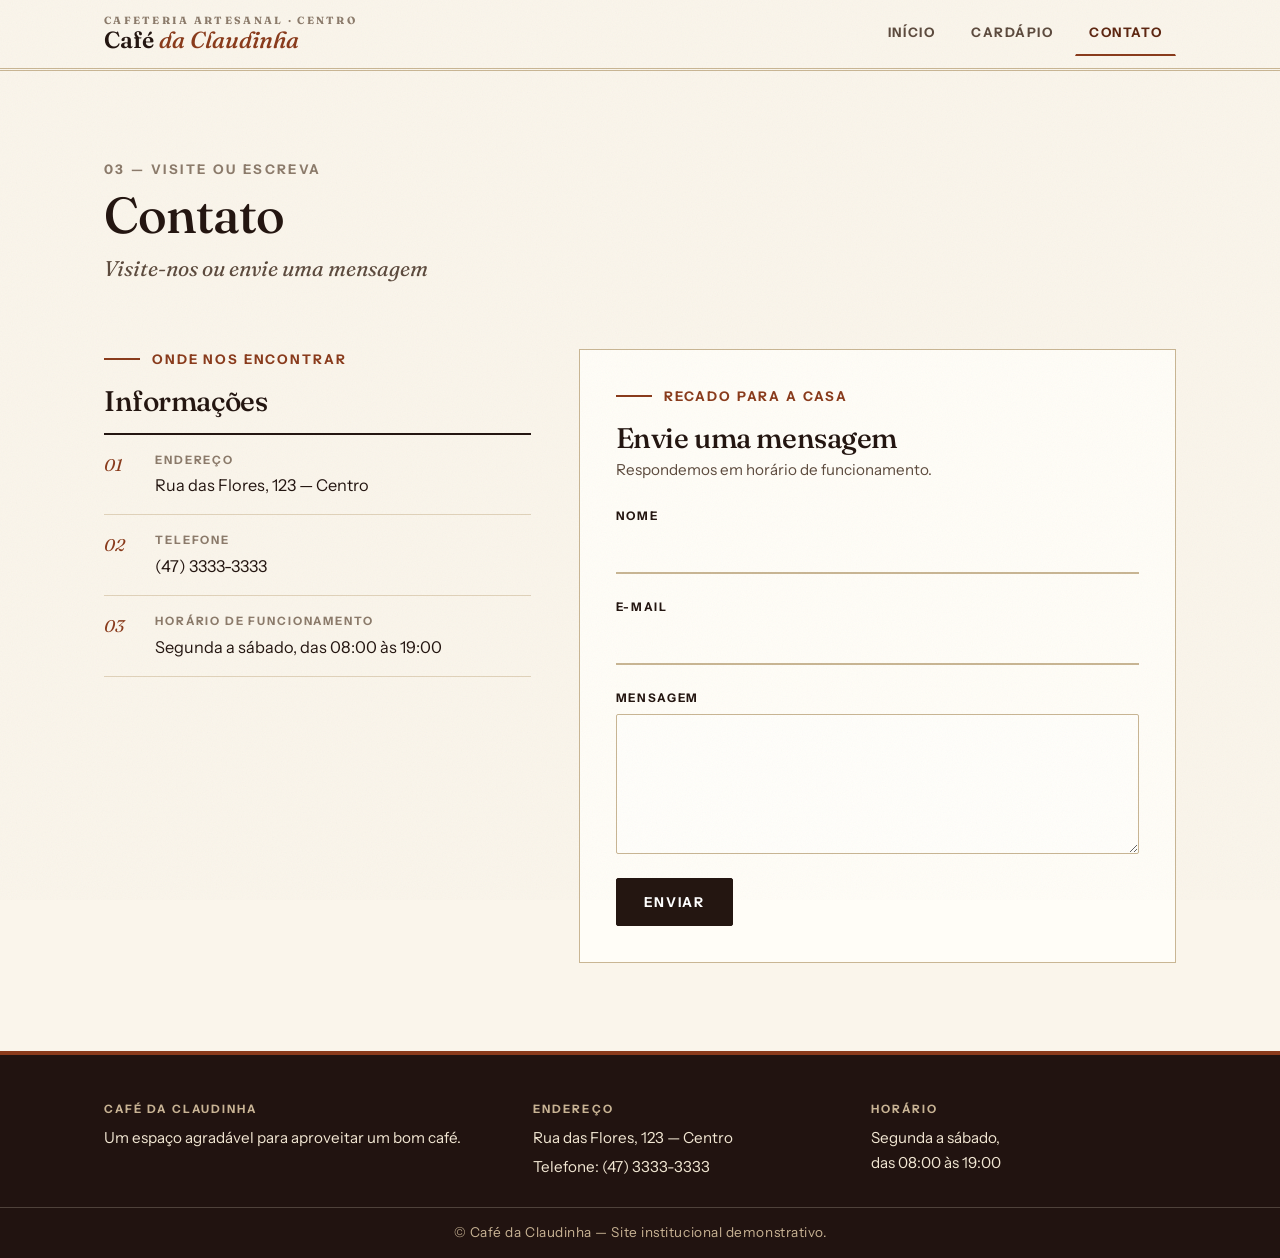
<file: contato.html>
<!DOCTYPE html>
<html lang="pt-BR">
<head>
  <meta charset="UTF-8">
  <meta name="viewport" content="width=device-width, initial-scale=1.0">
  <meta name="description" content="Entre em contato com o Café da Claudinha: endereço, telefone, horário e formulário de contato.">
  <title>Contato | Café da Claudinha</title>
  <link rel="stylesheet" href="css/style.css">
</head>
<body>
  <a class="skip-link" href="#conteudo">Pular para o conteúdo</a>

  <header class="site-header">
    <div class="header-inner">
      <a class="brand" href="index.html"><span class="brand-top">Cafeteria artesanal · Centro</span>Café <em>da Claudinha</em></a>
      <button class="menu-toggle" type="button" aria-expanded="false" aria-controls="menu-principal" aria-label="Abrir menu">☰</button>
      <nav class="main-nav" id="menu-principal" aria-label="Navegação principal">
        <ul>
          <li><a href="index.html">Início</a></li>
          <li><a href="cardapio.html">Cardápio</a></li>
          <li><a href="contato.html" class="active" aria-current="page">Contato</a></li>
        </ul>
      </nav>
    </div>
  </header>

  <main id="conteudo">
    <section class="section" aria-labelledby="titulo-contato">
      <div class="container">
        <div class="section-head">
          <p class="section-index">03 — Visite ou escreva</p>
          <h1 class="section-title" id="titulo-contato">Contato</h1>
          <p class="section-subtitle">Visite-nos ou envie uma mensagem</p>
        </div>

        <div class="contact-grid">
          <section class="contact-info" aria-labelledby="titulo-info">
            <p class="kicker">Onde nos encontrar</p>
            <h2 id="titulo-info">Informações</h2>
            <dl class="ledger">
              <div>
                <span class="num" aria-hidden="true">01</span>
                <div><dt>Endereço</dt>
                <dd>Rua das Flores, 123 — Centro</dd></div>
              </div>
              <div>
                <span class="num" aria-hidden="true">02</span>
                <div><dt>Telefone</dt>
                <dd>(47) 3333-3333</dd></div>
              </div>
              <div>
                <span class="num" aria-hidden="true">03</span>
                <div><dt>Horário de funcionamento</dt>
                <dd>Segunda a sábado, das 08:00 às 19:00</dd></div>
              </div>
            </dl>
          </section>

          <section class="contact-form-wrap" aria-labelledby="titulo-form">
            <p class="kicker">Recado para a casa</p>
            <h2 id="titulo-form">Envie uma mensagem</h2>
            <p class="form-hint">Respondemos em horário de funcionamento.</p>
            <form id="contact-form" novalidate>
              <div class="form-group">
                <label for="nome">Nome</label>
                <input type="text" id="nome" name="nome" autocomplete="name" required>
                <span class="field-error" id="erro-nome">Informe seu nome.</span>
              </div>
              <div class="form-group">
                <label for="email">E-mail</label>
                <input type="email" id="email" name="email" autocomplete="email" required>
                <span class="field-error" id="erro-email">Informe um e-mail válido.</span>
              </div>
              <div class="form-group">
                <label for="mensagem">Mensagem</label>
                <textarea id="mensagem" name="mensagem" required></textarea>
                <span class="field-error" id="erro-mensagem">Escreva sua mensagem.</span>
              </div>
              <button class="btn" type="submit">Enviar</button>
              <p class="form-feedback" id="form-feedback" role="status" aria-live="polite"></p>
            </form>
          </section>
        </div>
      </div>
    </section>
  </main>

  <footer class="site-footer">
    <div class="footer-inner">
      <div>
        <h3>Café da Claudinha</h3>
        <p>Um espaço agradável para aproveitar um bom café.</p>
      </div>
      <div>
        <h3>Endereço</h3>
        <address>Rua das Flores, 123 — Centro</address>
        <p>Telefone: (47) 3333-3333</p>
      </div>
      <div>
        <h3>Horário</h3>
        <p>Segunda a sábado,<br>das 08:00 às 19:00</p>
      </div>
    </div>
    <div class="footer-bottom">© Café da Claudinha — Site institucional demonstrativo.</div>
  </footer>

  <script src="js/script.js"></script>
</body>
</html>
</file>
<file: css/style.css>
/* ==========================================================
   Café da Claudinha — Warm Editorial
   Direção: menu impresso artesanal + revista gastronômica
   Tokens primeiro; nenhum valor fora da escala.
   ========================================================== */
@import url("https://fonts.googleapis.com/css2?family=Fraunces:ital,opsz,wght@0,9..144,400;0,9..144,500;0,9..144,600;1,9..144,400;1,9..144,500&family=Instrument+Sans:wght@400;500;600;700&display=swap");

:root {
  /* TYPE — perfect fourth 1.333, fluido com clamp */
  --font-display: "Fraunces", Georgia, "Times New Roman", serif;
  --font-text: "Instrument Sans", system-ui, -apple-system, "Segoe UI", sans-serif;
  --step--1: clamp(0.78rem, 0.76rem + 0.1vw, 0.83rem);
  --step-0: clamp(1rem, 0.96rem + 0.2vw, 1.06rem);
  --step-1: clamp(1.2rem, 1.12rem + 0.4vw, 1.33rem);
  --step-2: clamp(1.5rem, 1.35rem + 0.75vw, 1.77rem);
  --step-3: clamp(1.9rem, 1.6rem + 1.4vw, 2.37rem);
  --step-4: clamp(2.4rem, 1.95rem + 2.3vw, 3.15rem);
  --step-5: clamp(3rem, 2.3rem + 3.5vw, 4.2rem);

  /* SPACE — uma escala só */
  --space-3xs: 0.25rem; --space-2xs: 0.5rem; --space-xs: 0.75rem;
  --space-s: 1rem; --space-m: 1.5rem; --space-l: 2rem;
  --space-xl: 3rem; --space-2xl: 4.5rem; --space-3xl: 6rem;
  --space-section: clamp(3rem, 2rem + 5vw, 5.5rem);

  /* COLOR — rampa quente, um acento só */
  --base: #faf5eb;
  --surface: #fffdf7;
  --surface-warm: #f3e9d6;
  --ink: #241611;
  --ink-2: #5d4b3e;
  --ink-3: #8c7b6b;
  --line: #e0d2ba;
  --line-strong: #c9b694;
  --accent: #8a3b1c;
  --accent-deep: #5e2712;
  --footer-bg: #211310;
  --footer-ink: #f2e7d3;
  --footer-dim: #c8b394;
  --success: #2e6b34;
  --error: #a8321f;

  /* FORM */
  --radius: 2px;
  --border: 1px solid var(--line);
  --border-strong: 1px solid var(--line-strong);
  --shadow: none;
  --container: 1120px;
  --measure: 68ch;

  /* MOTION */
  --dur-fast: 120ms; --dur: 200ms; --dur-slow: 500ms;
  --ease: cubic-bezier(0.2, 0, 0, 1);

  --z-sticky: 100;
}

/* 1. Base */
*,
*::before,
*::after { box-sizing: border-box; margin: 0; padding: 0; }

html { scroll-behavior: smooth; }

body {
  font-family: var(--font-text);
  background: var(--base);
  color: var(--ink);
  line-height: 1.6;
  font-size: var(--step-0);
  min-height: 100svh;
  display: flex;
  flex-direction: column;
  overflow-x: hidden;
}

/* textura de papel sutil (print) */
body::before {
  content: ""; position: fixed; inset: 0; pointer-events: none; z-index: 9999;
  opacity: 0.05; mix-blend-mode: multiply;
  background-image: url("data:image/svg+xml,%3Csvg xmlns='http://www.w3.org/2000/svg'%3E%3Cfilter id='n'%3E%3CfeTurbulence type='fractalNoise' baseFrequency='.8' numOctaves='4'/%3E%3C/filter%3E%3Crect width='100%25' height='100%25' filter='url(%23n)'/%3E%3C/svg%3E");
}
@media (prefers-reduced-transparency: reduce) { body::before { display: none; } }

img { max-width: 100%; height: auto; display: block; }
ul { list-style: none; }
a { color: inherit; }

::selection { background: var(--accent); color: #fff; }

/* 2. Tipografia */
h1, h2, h3 {
  font-family: var(--font-display);
  font-weight: 500;
  line-height: 1.08;
  letter-spacing: -0.015em;
  color: var(--ink);
  text-wrap: balance;
}
h1 { font-size: var(--step-4); }
h2 { font-size: var(--step-2); }
h3 { font-size: var(--step-1); line-height: 1.2; }
p { max-width: var(--measure); text-wrap: pretty; }
strong { font-weight: 700; }

.kicker {
  font-family: var(--font-text);
  font-size: var(--step--1);
  font-weight: 700;
  letter-spacing: 0.14em;
  text-transform: uppercase;
  color: var(--accent);
  display: flex;
  align-items: center;
  gap: var(--space-xs);
  margin-bottom: var(--space-s);
  max-width: none;
}
.kicker::before {
  content: ""; width: 2.25rem; height: 2px; background: var(--accent); flex: none;
}

.section-title { margin-bottom: var(--space-2xs); }
.section-subtitle {
  color: var(--ink-2);
  font-size: var(--step-1);
  font-family: var(--font-display);
  font-style: italic;
  font-weight: 400;
  margin-bottom: var(--space-l);
  max-width: none;
}

.container {
  width: 100%;
  max-width: var(--container);
  margin: 0 auto;
  padding: 0 var(--space-m);
}

.skip-link {
  position: absolute; left: -9999px; top: 0;
  background: var(--ink); color: #fff;
  padding: 0.6rem 1rem; border-radius: 0 0 var(--radius) 0; z-index: 200;
}
.skip-link:focus { left: 0; }

/* 3. Header — barra editorial com régua dupla */
.site-header {
  background: var(--base);
  border-bottom: 3px double var(--line-strong);
  position: sticky; top: 0; z-index: var(--z-sticky);
}
.header-inner {
  max-width: var(--container);
  margin: 0 auto;
  padding: var(--space-xs) var(--space-m);
  display: flex; align-items: center; justify-content: space-between;
  gap: var(--space-s);
}
.brand-top {
  display: block;
  font-size: 0.65rem; font-weight: 700;
  letter-spacing: 0.22em; text-transform: uppercase;
  color: var(--ink-3);
  line-height: 1.2;
}
.brand {
  font-family: var(--font-display);
  font-size: 1.45rem; font-weight: 600;
  text-decoration: none; color: var(--ink);
  line-height: 1.1; white-space: nowrap;
}
.brand em { color: var(--accent); font-style: italic; font-weight: 500; }

.main-nav ul { display: flex; gap: var(--space-2xs); align-items: center; }
.main-nav a {
  display: inline-block;
  text-decoration: none;
  font-size: 0.82rem; font-weight: 700;
  letter-spacing: 0.12em; text-transform: uppercase;
  color: var(--ink-2);
  padding: 0.55rem 0.8rem;
  border: 1px solid transparent;
  border-radius: var(--radius);
  min-height: 44px; line-height: 1.6;
}
.main-nav a:hover { color: var(--accent-deep); border-color: var(--line); background: var(--surface); }
.main-nav a:active { transform: translateY(1px); }
.main-nav a:focus-visible { outline: 2px solid var(--accent); outline-offset: 2px; }
.main-nav a.active { color: var(--accent-deep); border-bottom: 2px solid var(--accent); border-radius: 0; }

.menu-toggle {
  display: none;
  background: transparent;
  border: var(--border-strong);
  border-radius: var(--radius);
  color: var(--ink);
  padding: 0.5rem 0.8rem;
  font-size: 1rem; font-weight: 700;
  cursor: pointer; min-height: 44px; min-width: 44px;
}
.menu-toggle:hover, .menu-toggle:focus-visible {
  border-color: var(--accent); color: var(--accent-deep); outline: 2px solid var(--accent); outline-offset: 2px;
}

/* 4. Hero editorial */
.hero {
  border-bottom: var(--border);
  background:
    linear-gradient(var(--line) 1px, transparent 1px) 0 0 / 100% 100%,
    var(--base);
  background-image: none;
}
.hero-inner {
  max-width: var(--container);
  margin: 0 auto;
  padding: var(--space-2xl) var(--space-m) var(--space-xl);
  display: grid;
  grid-template-columns: 7fr 5fr;
  gap: var(--space-xl);
  align-items: center;
}
.hero-text h1 { font-size: var(--step-5); line-height: 0.98; letter-spacing: -0.03em; margin-bottom: var(--space-s); }
.hero-text h1 em { font-style: italic; color: var(--accent); font-weight: 400; }
.hero-text .lede {
  font-size: var(--step-1);
  line-height: 1.55;
  color: var(--ink-2);
  max-width: 34rem;
  margin-bottom: var(--space-m);
  border-left: 3px solid var(--accent);
  padding-left: var(--space-s);
}
.hero-actions { display: flex; flex-wrap: wrap; gap: var(--space-s); align-items: center; margin-bottom: var(--space-m); }

.btn {
  display: inline-flex; align-items: center; justify-content: center;
  background: var(--ink); color: #fff;
  text-decoration: none; border: 1px solid var(--ink);
  cursor: pointer;
  padding: 0.85rem 1.7rem 0.8rem;
  border-radius: var(--radius);
  font-size: 0.85rem; font-weight: 700;
  letter-spacing: 0.12em; text-transform: uppercase;
  font-family: var(--font-text);
  min-height: 48px;
  transition: background-color var(--dur) var(--ease), color var(--dur) var(--ease), transform var(--dur-fast) var(--ease);
}
.btn:hover { background: var(--accent-deep); border-color: var(--accent-deep); }
.btn:active { transform: translateY(1px); }
.btn:focus-visible { outline: 3px solid var(--accent); outline-offset: 3px; }
.btn--ghost { background: transparent; color: var(--ink); border: var(--border-strong); }
.btn--ghost:hover { background: var(--surface); color: var(--accent-deep); border-color: var(--accent); }

.hero-meta {
  display: flex; flex-wrap: wrap;
  gap: 0 var(--space-m);
  border-top: var(--border);
  padding-top: var(--space-s);
  font-size: var(--step--1);
  letter-spacing: 0.06em;
  color: var(--ink-2);
  max-width: none;
}
.hero-meta strong { color: var(--ink); letter-spacing: 0.1em; text-transform: uppercase; font-size: 0.72rem; margin-right: 0.4rem; }

.hero-figure { position: relative; margin: 0; }
.hero-figure .frame {
  border: var(--border-strong);
  background: var(--surface);
  padding: 0.6rem;
  position: relative;
}
.hero-figure .frame::after {
  /* moldura deslocada — detalhe impresso */
  content: ""; position: absolute; inset: 0;
  border: 1px solid var(--accent);
  transform: translate(10px, 10px);
  pointer-events: none;
}
.hero-figure img {
  width: 100%; aspect-ratio: 4 / 5; object-fit: cover;
  filter: sepia(0.12) saturate(1.02);
}
.hero-figure figcaption {
  display: flex; justify-content: space-between; gap: var(--space-s);
  font-size: var(--step--1); color: var(--ink-2);
  padding-top: 1.4rem;
  font-style: italic; font-family: var(--font-display);
}
.hero-stamp {
  position: absolute; top: -1.1rem; right: 1.2rem;
  background: var(--accent); color: #fff;
  font-size: 0.7rem; font-weight: 700;
  letter-spacing: 0.16em; text-transform: uppercase;
  padding: 0.45rem 0.8rem;
  border-radius: var(--radius);
  z-index: 2;
}
.hero-vertical {
  position: absolute; left: -2.6rem; top: 50%;
  writing-mode: vertical-rl; transform: rotate(180deg);
  font-size: 0.68rem; font-weight: 700;
  letter-spacing: 0.3em; text-transform: uppercase;
  color: var(--ink-3);
}

/* 5. Seções */
.section { padding: var(--space-section) 0; }
.section--ruled { border-top: 3px double var(--line-strong); }
.section-head { display: grid; gap: 0; margin-bottom: var(--space-l); }
.section-index {
  font-size: var(--step--1); font-weight: 700;
  letter-spacing: 0.18em; text-transform: uppercase; color: var(--ink-3);
  margin-bottom: var(--space-2xs);
}

.editorial-grid {
  display: grid; grid-template-columns: 5fr 7fr; gap: var(--space-xl);
  align-items: start;
}
.dropcap::first-letter {
  font-family: var(--font-display);
  font-size: 3.2em; line-height: 0.85;
  float: left; padding-right: 0.12em; padding-top: 0.05em;
  color: var(--accent-deep); font-weight: 600;
}
.prose p { color: var(--ink-2); margin-bottom: var(--space-s); font-size: var(--step-0); }
.prose p strong { color: var(--ink); }
.pull {
  border-top: 2px solid var(--ink);
  border-bottom: var(--border);
  padding: var(--space-s) 0;
  margin-top: var(--space-m);
  font-family: var(--font-display);
  font-style: italic;
  font-size: var(--step-1);
  color: var(--ink);
  max-width: none;
}
.ruled-list { border-top: 2px solid var(--ink); }
.ruled-list li {
  display: grid; grid-template-columns: 2.5rem 1fr; gap: var(--space-s);
  padding: var(--space-s) 0;
  border-bottom: var(--border);
}
.ruled-list .num {
  font-family: var(--font-display); font-style: italic;
  color: var(--accent); font-size: var(--step-1);
}
.ruled-list h3 { font-size: var(--step-1); margin-bottom: 0.3rem; }
.ruled-list p { color: var(--ink-2); margin: 0; font-size: 0.98rem; }

/* 6. Cardápio — menu impresso, sem cards */
.menu-sheet {
  background: var(--surface);
  border: var(--border-strong);
  padding: clamp(1.25rem, 1rem + 3vw, 3rem);
  position: relative;
}
.menu-sheet::before {
  content: ""; position: absolute; inset: 6px;
  border: 1px solid var(--line);
  pointer-events: none;
}
.menu-columns {
  display: grid; grid-template-columns: 1fr 1fr;
  column-gap: var(--space-xl);
  position: relative;
}
.menu-item {
  display: grid; grid-template-columns: 7.5rem 1fr;
  gap: var(--space-s);
  padding: var(--space-m) 0;
  border-bottom: 1px dotted var(--line-strong);
  break-inside: avoid;
}
.menu-item:first-child { padding-top: 0; }
.menu-thumb {
  border: var(--border-strong);
  padding: 0.3rem;
  background: var(--base);
  align-self: start;
}
.menu-thumb img { width: 100%; aspect-ratio: 1 / 1; object-fit: cover; filter: sepia(0.14) saturate(1.02); }
.menu-item h3 { font-size: 1.2rem; }
.menu-line { display: flex; align-items: baseline; gap: 0.6rem; flex-wrap: wrap; }
.menu-line h3 { flex: none; min-width: 0; max-width: 100%; }
.dots { flex: 1 1 1rem; border-bottom: 2px dotted var(--line-strong); transform: translateY(-4px); min-width: 1rem; }
.price {
  font-family: var(--font-display);
  font-weight: 600; font-size: 1.15rem;
  color: var(--accent-deep);
  font-variant-numeric: tabular-nums lining-nums;
  white-space: nowrap;
}
.menu-item .desc { color: var(--ink-2); font-size: 0.95rem; margin: 0.3rem 0 0; }
.menu-tag {
  display: inline-block;
  font-size: 0.68rem; font-weight: 700;
  letter-spacing: 0.14em; text-transform: uppercase;
  color: var(--accent);
  margin-bottom: 0.25rem;
}
.menu-note {
  margin-top: var(--space-m);
  max-width: none;
  border-top: 2px solid var(--ink);
  padding-top: var(--space-s);
  display: flex; flex-wrap: wrap; gap: var(--space-s) var(--space-xl);
  font-size: var(--step--1); color: var(--ink-2); letter-spacing: 0.04em;
  position: relative;
}

/* 7. Contato */
.contact-grid {
  display: grid; grid-template-columns: 5fr 7fr;
  gap: var(--space-xl); align-items: start;
}
.ledger { border-top: 2px solid var(--ink); margin-top: var(--space-s); }
.ledger > div {
  display: grid; grid-template-columns: 2.2rem 1fr; gap: var(--space-s);
  padding: var(--space-s) 0;
  border-bottom: var(--border);
}
.ledger .num { font-family: var(--font-display); font-style: italic; color: var(--accent); }
.ledger dt {
  font-size: 0.72rem; font-weight: 700;
  letter-spacing: 0.16em; text-transform: uppercase;
  color: var(--ink-3); margin-bottom: 0.2rem;
}
.ledger dd { color: var(--ink); font-size: 1.02rem; }
.contact-form-wrap {
  background: var(--surface);
  border: var(--border-strong);
  padding: clamp(1.25rem, 1rem + 2.5vw, 2.25rem);
}
.contact-form-wrap h2 { margin-bottom: 0.3rem; }
.form-hint { color: var(--ink-2); font-size: 0.95rem; margin-bottom: var(--space-m); }
.form-group { margin-bottom: var(--space-m); display: grid; gap: 0.35rem; }
.form-group label {
  font-size: 0.74rem; font-weight: 700;
  letter-spacing: 0.14em; text-transform: uppercase;
  color: var(--ink);
}
.form-group input, .form-group textarea {
  width: 100%;
  border: none;
  border-bottom: 2px solid var(--line-strong);
  border-radius: 0;
  background: transparent;
  padding: 0.65rem 0.1rem;
  font-size: 1rem; font-family: var(--font-text);
  color: var(--ink);
}
.form-group textarea { border: var(--border-strong); background: #fffefa; padding: 0.8rem 0.9rem; min-height: 140px; resize: vertical; border-radius: var(--radius); }
.form-group input:focus, .form-group textarea:focus {
  outline: 2px solid var(--accent); outline-offset: 2px;
  border-bottom-color: var(--accent);
}
.field-error { display: none; color: var(--error); font-size: 0.9rem; font-weight: 600; }
.field-error.visible { display: block; }
.form-feedback { display: none; margin-top: var(--space-s); padding: 0.9rem 1rem; border-radius: var(--radius); font-weight: 600; }
.form-feedback.success { display: block; background: #e9f2e7; color: var(--success); border: 1px solid #9dbf9f; }
.form-feedback.error { display: block; background: #fae9e4; color: var(--error); border: 1px solid #d8a08e; }

/* 8. Footer */
.site-footer { background: var(--footer-bg); color: var(--footer-ink); margin-top: auto; border-top: 4px solid var(--accent); }
.footer-inner {
  max-width: var(--container); margin: 0 auto;
  padding: var(--space-xl) var(--space-m) var(--space-m);
  display: grid; grid-template-columns: 1.3fr 1fr 1fr;
  gap: var(--space-l);
}
.footer-brand { font-family: var(--font-display); font-size: 1.5rem; color: #fff; margin-bottom: 0.4rem; }
.footer-brand em { color: var(--footer-dim); font-style: italic; }
.site-footer h3 { font-family: var(--font-text); font-size: 0.72rem; font-weight: 700; letter-spacing: 0.18em; text-transform: uppercase; color: var(--footer-dim); margin-bottom: 0.6rem; }
.site-footer p, .site-footer address { font-style: normal; color: var(--footer-ink); font-size: 0.95rem; margin-bottom: 0.25rem; max-width: none; }
.footer-bottom {
  border-top: 1px solid rgba(242, 231, 211, 0.22);
  text-align: center; padding: 0.9rem 1rem;
  font-size: 0.85rem; color: var(--footer-dim); letter-spacing: 0.04em;
}

/* 9. Responsivo (mobile-first complementado por max-width pontuais) */
@media (max-width: 1024px) {
  .hero-inner { gap: var(--space-m); }
  .hero-vertical { display: none; }
  .editorial-grid, .contact-grid { gap: var(--space-m); }
}

@media (max-width: 768px) {
  .hero-inner { grid-template-columns: 1fr; padding-top: var(--space-xl); }
  .hero-figure { max-width: 32rem; }
  .hero-figure img { aspect-ratio: 4 / 3; }
  .editorial-grid { grid-template-columns: 1fr; }
  .menu-columns { grid-template-columns: 1fr; }
  .menu-item:first-child { padding-top: 0; }
  .contact-grid { grid-template-columns: 1fr; }
  .footer-inner { grid-template-columns: 1fr 1fr; }
}

@media (max-width: 600px) {
  .menu-toggle { display: inline-flex; }
  .header-inner { flex-wrap: wrap; }
  .main-nav { display: none; width: 100%; }
  .main-nav.open { display: block; }
  .main-nav ul { flex-direction: column; align-items: stretch; padding-bottom: var(--space-2xs); }
  .main-nav a { display: block; width: 100%; }
  .section { padding: var(--space-xl) 0; }
  .footer-inner { grid-template-columns: 1fr; }
  .hero-stamp { top: -0.9rem; right: 0.8rem; }
}

@media (max-width: 390px) {
  .container, .header-inner, .hero-inner { padding-left: var(--space-s); padding-right: var(--space-s); }
  .hero-text h1 { font-size: clamp(2.2rem, 11vw, 2.6rem); }
  .btn { width: 100%; text-align: center; }
  .hero-actions { flex-direction: column; align-items: stretch; }
  .menu-item { grid-template-columns: 5.5rem 1fr; }
  .menu-line { gap: 0.4rem; }
  .dots { display: none; }
  .price { margin-left: auto; font-size: 1.05rem; }
  .menu-sheet { padding: var(--space-s); }
  .hero-figure .frame::after { transform: translate(6px, 6px); }
}

@media (prefers-reduced-motion: reduce) {
  *, *::before, *::after {
    animation-duration: 0.01ms !important; animation-iteration-count: 1 !important;
    transition-duration: 0.01ms !important; scroll-behavior: auto !important;
  }
}

:focus-visible { outline: 2px solid var(--accent); outline-offset: 2px; }
</file>
